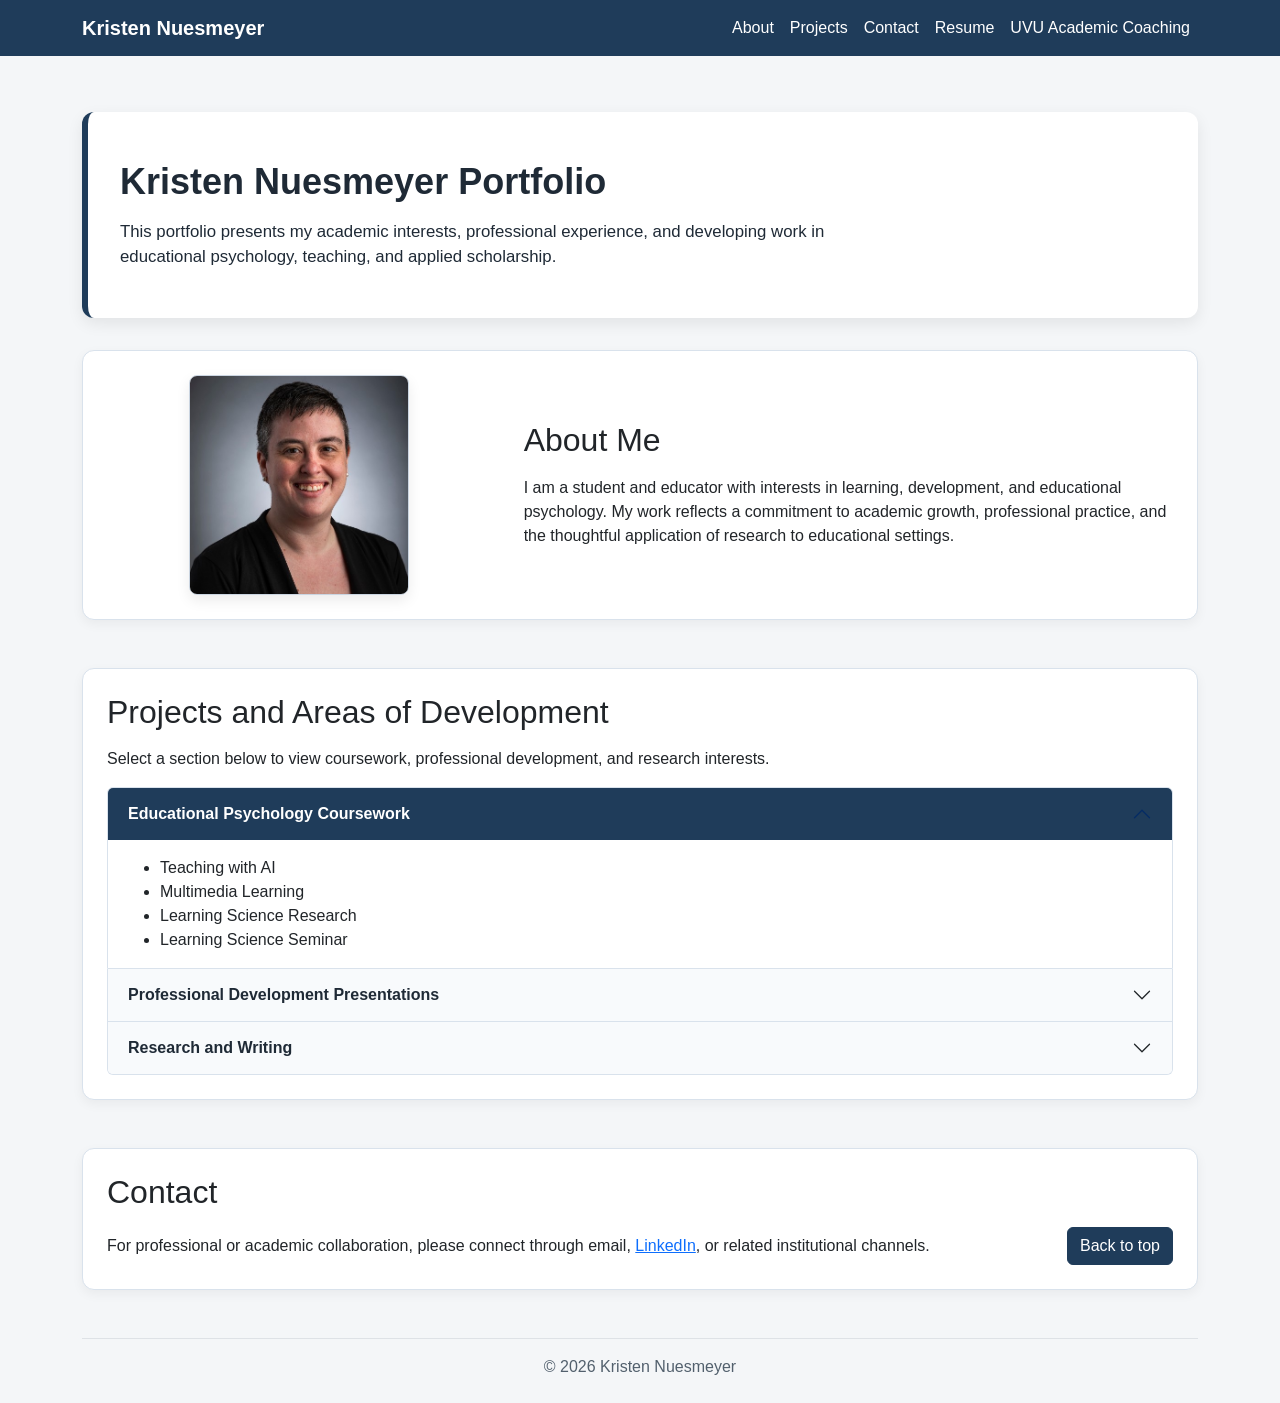
<file: index.html>
<!doctype html>
<html lang="en">
<head>
  <meta charset="utf-8">
  <meta name="viewport" content="width=device-width, initial-scale=1">
  <title>Kristen Nuesmeyer Portfolio</title>

  <link
    href="https://cdn.jsdelivr.net/npm/bootstrap@5.3.8/dist/css/bootstrap.min.css"
    rel="stylesheet"
    integrity="sha384-sRIl4kxILFvY47J16cr9ZwB07vP4J8+LH7qKQnuqkuIAvNWLzeN8tE5YBujZqJLB"
    crossorigin="anonymous"
  >

  <style>
    body {
      background-color: #f4f6f8;
      color: #1f2a36;
      font-family: "Segoe UI", Tahoma, Geneva, Verdana, sans-serif;
    }

    .navbar-custom {
      background-color: #1f3c5a;
    }

    .navbar-custom .navbar-brand,
    .navbar-custom .nav-link {
      color: #ffffff;
    }

    .navbar-custom .nav-link:hover,
    .navbar-custom .nav-link:focus {
      color: #d6e4f0;
    }

    .hero {
      background-color: #ffffff;
      border-left: 6px solid #1f3c5a;
      border-radius: 0.75rem;
      padding: 3rem 2rem;
      margin: 2rem 0;
      box-shadow: 0 0.35rem 1rem rgba(0, 0, 0, 0.08);
      display: flex;
      flex-direction: column;
      justify-content: center;
      gap: 1rem;
    }

    .hero h1 {
      font-size: 2.25rem;
      margin-bottom: 0;
    }

    .hero p {
      font-size: 1.05rem;
      max-width: 760px;
      margin-bottom: 0;
    }

    .section-card {
      border: 1px solid #d9e2ec;
      border-radius: 0.75rem;
      box-shadow: 0 0.25rem 0.75rem rgba(0, 0, 0, 0.05);
    }

    .about-flex {
      display: flex;
      flex-wrap: wrap;
      align-items: center;
      gap: 2rem;
    }

    .about-image {
      flex: 1 1 240px;
      text-align: center;
    }

    .about-content {
      flex: 2 1 360px;
    }

    .profile-image {
      max-width: 220px;
      width: 100%;
      border-radius: 0.5rem;
      border: 1px solid #cbd5e1;
      box-shadow: 0 0.35rem 0.85rem rgba(0, 0, 0, 0.08);
    }

    .accordion-button {
      font-weight: 600;
      color: #1f2a36;
      background-color: #f8fafc;
    }

    .accordion-button:not(.collapsed) {
      color: #ffffff;
      background-color: #1f3c5a;
      box-shadow: none;
    }

    .accordion-button:focus {
      box-shadow: 0 0 0 0.2rem rgba(31, 60, 90, 0.2);
    }

    .accordion-item {
      border: 1px solid #d9e2ec;
    }

    .accordion-body {
      background-color: #ffffff;
    }

    .contact-flex {
      display: flex;
      flex-wrap: wrap;
      justify-content: space-between;
      align-items: center;
      gap: 1rem;
    }

    .btn-academic {
      background-color: #1f3c5a;
      border-color: #1f3c5a;
      color: #ffffff;
    }

    .btn-academic:hover {
      background-color: #163047;
      border-color: #163047;
      color: #ffffff;
    }

    footer {
      color: #52606d;
    }

    @media (max-width: 768px) {
      .hero {
        padding: 2rem 1.5rem;
      }

      .contact-flex {
        flex-direction: column;
        align-items: flex-start;
      }
    }
  </style>
</head>
<body>
  <nav class="navbar navbar-expand-lg navbar-custom sticky-top">
    <div class="container d-flex justify-content-between align-items-center">
      <a class="navbar-brand fw-semibold" href="#top">Kristen Nuesmeyer</a>

      <button
        class="navbar-toggler bg-light"
        type="button"
        data-bs-toggle="collapse"
        data-bs-target="#mainNav"
        aria-controls="mainNav"
        aria-expanded="false"
        aria-label="Toggle navigation"
      >
        <span class="navbar-toggler-icon"></span>
      </button>

      <div class="collapse navbar-collapse justify-content-end" id="mainNav">
        <ul class="navbar-nav">
          <li class="nav-item"><a class="nav-link" href="#about">About</a></li>
          <li class="nav-item"><a class="nav-link" href="#projects">Projects</a></li>
          <li class="nav-item"><a class="nav-link" href="#contact">Contact</a></li>
          <li class="nav-item"><a class="nav-link" href="CV Spring 2026.pdf" target="_blank" rel="noopener noreferrer">Resume</a></li>
          <li class="nav-item">
            <a class="nav-link" href="https://www.uvu.edu/academic-coaching" target="_blank" rel="noopener noreferrer">
              UVU Academic Coaching
            </a>
          </li>
        </ul>
      </div>
    </div>
  </nav>

  <main class="container py-4">
    <header class="hero" id="top">
      <h1 class="fw-bold">Kristen Nuesmeyer Portfolio</h1>
      <p>
        This portfolio presents my academic interests, professional experience,
        and developing work in educational psychology, teaching, and applied scholarship.
      </p>
    </header>

    <section id="about" class="mb-5">
      <div class="card section-card">
        <div class="card-body p-4">
          <div class="about-flex">
            <div class="about-image">
              <img
                src="kristen.jpg"
                alt="Portrait of Kristen Nuesmeyer"
                class="profile-image img-fluid"
              >
            </div>

            <div class="about-content">
              <h2 class="card-title mb-3">About Me</h2>
              <p class="card-text">
                I am a student and educator with interests in learning,
                development, and educational psychology. My work reflects a
                commitment to academic growth, professional practice, and the
                thoughtful application of research to educational settings.
              </p>
            </div>
          </div>
        </div>
      </div>
    </section>

    <section id="projects" class="mb-5">
      <div class="card section-card">
        <div class="card-body p-4">
          <h2 class="card-title mb-3">Projects and Areas of Development</h2>
          <p>
            Select a section below to view coursework, professional development, and research interests.
          </p>

          <div class="accordion" id="portfolioAccordion">
            <div class="accordion-item">
              <h2 class="accordion-header" id="headingCoursework">
                <button
                  class="accordion-button"
                  type="button"
                  data-bs-toggle="collapse"
                  data-bs-target="#collapseCoursework"
                  aria-expanded="true"
                  aria-controls="collapseCoursework"
                >
                  Educational Psychology Coursework
                </button>
              </h2>
              <div
                id="collapseCoursework"
                class="accordion-collapse collapse show"
                aria-labelledby="headingCoursework"
                data-bs-parent="#portfolioAccordion"
              >
                <div class="accordion-body">
                  <ul class="mb-0">
                    <li>Teaching with AI</li>
                    <li>Multimedia Learning</li>
                    <li>Learning Science Research</li>
                    <li>Learning Science Seminar</li>
                  </ul>
                </div>
              </div>
            </div>

            <div class="accordion-item">
              <h2 class="accordion-header" id="headingProfessional">
                <button
                  class="accordion-button collapsed"
                  type="button"
                  data-bs-toggle="collapse"
                  data-bs-target="#collapseProfessional"
                  aria-expanded="false"
                  aria-controls="collapseProfessional"
                >
                  Professional Development Presentations
                </button>
              </h2>
              <div
                id="collapseProfessional"
                class="accordion-collapse collapse"
                aria-labelledby="headingProfessional"
                data-bs-parent="#portfolioAccordion"
              >
                <div class="accordion-body">
                  <ul class="mb-0">
                    <li>UVULead Facilitator</li>
                    <li>Cultural Competency Facilitator</li>
                    <li>ADHD Coach Course Instructor</li>
                  </ul>
                </div>
              </div>
            </div>

            <div class="accordion-item">
              <h2 class="accordion-header" id="headingResearch">
                <button
                  class="accordion-button collapsed"
                  type="button"
                  data-bs-toggle="collapse"
                  data-bs-target="#collapseResearch"
                  aria-expanded="false"
                  aria-controls="collapseResearch"
                >
                  Research and Writing
                </button>
              </h2>
              <div
                id="collapseResearch"
                class="accordion-collapse collapse"
                aria-labelledby="headingResearch"
                data-bs-parent="#portfolioAccordion"
              >
                <div class="accordion-body">
                  <ul class="mb-0">
                    <li>Translating Research into Pedagogy</li>
                    <li>Higher Education Academic At-Risk Students</li>
                  </ul>
                </div>
              </div>
            </div>
          </div>
        </div>
      </div>
    </section>

    <section id="contact" class="mb-5">
      <div class="card section-card">
        <div class="card-body p-4">
          <h2 class="card-title mb-3">Contact</h2>
          <div class="contact-flex">
            <p class="mb-0">
              For professional or academic collaboration, please connect through
              email, <a href="https://www.linkedin.com/in/kristen-nuesmeyer-0757543/" target= "_blank" rel="noopener">LinkedIn</a>, or related institutional channels.
            </p>
            <a href="#top" class="btn btn-academic">Back to top</a>
          </div>
        </div>
      </div>
    </section>

    <footer class="text-center pt-3 border-top">
      <p class="mb-0">© 2026 Kristen Nuesmeyer</p>
    </footer>
  </main>

  <script
    src="https://cdn.jsdelivr.net/npm/bootstrap@5.3.8/dist/js/bootstrap.bundle.min.js"
    integrity="sha384-FKyoEForCGlyvwx9Hj09JcYn3nv7wiPVlz7YYwJrWVcXK/BmnVDxM+D2scQbITxI"
    crossorigin="anonymous"
  ></script>
</body>
</html>
</file>
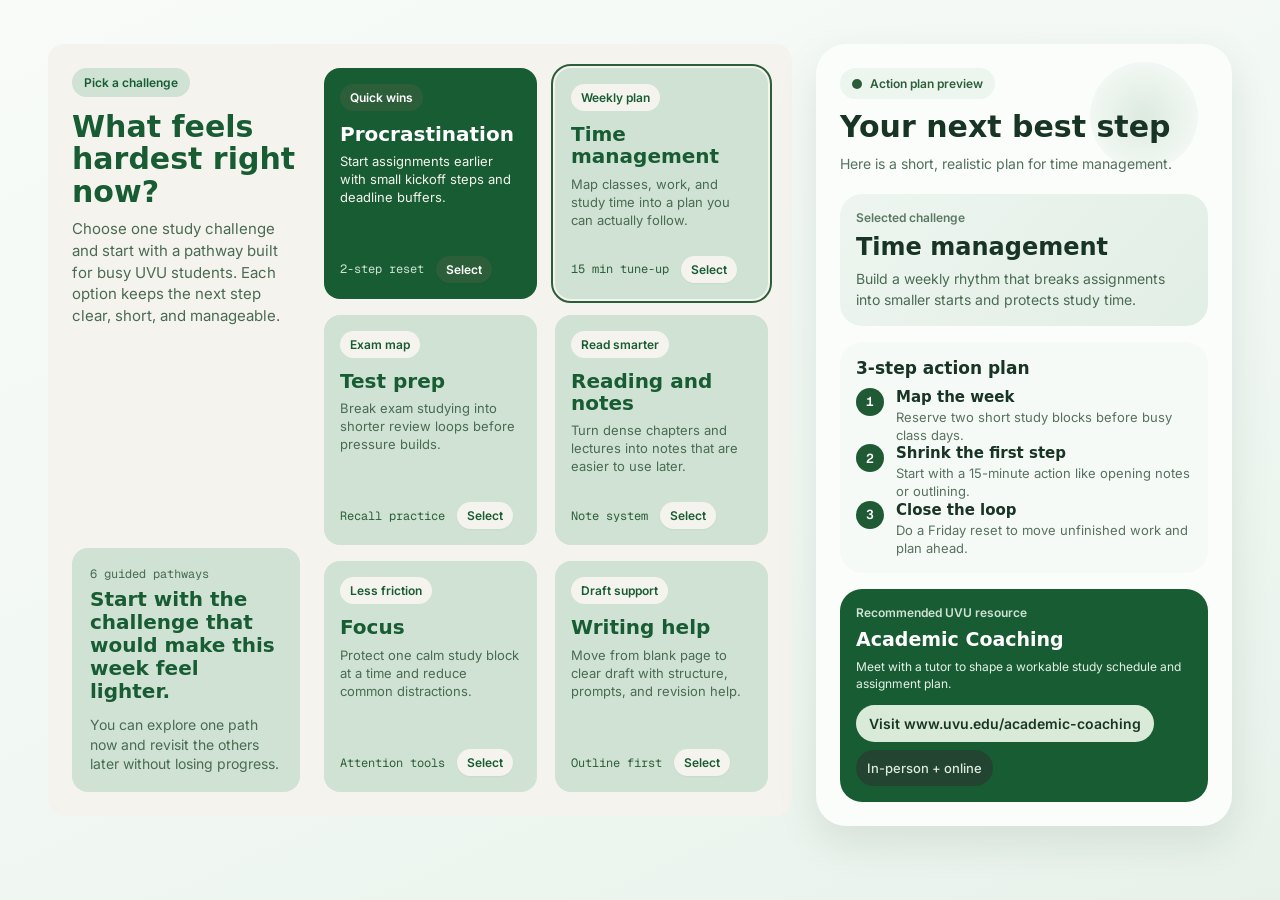
<file: experiments/website-mockup/index.html>
<!DOCTYPE html>
<html lang="en">
<head>
  <meta charset="UTF-8" />
  <meta name="viewport" content="width=device-width, initial-scale=1.0" />
  <title>Study Skills Pathway | UVU</title>
  <link rel="preconnect" href="https://fonts.googleapis.com" />
  <link rel="preconnect" href="https://fonts.gstatic.com" crossorigin />
  <link href="https://fonts.googleapis.com/css2?family=Geist+Mono:wght@400;600&family=Inter:wght@400;500;600&display=swap" rel="stylesheet" />
  <style>
    :root {
      --bg-gradient-start: #f8fbf8;
      --bg-gradient-mid: #f0f7f2;
      --bg-gradient-end: #e7f1ea;
      --surface: #f5f3ee;
      --surface-panel: #fbfdfb;
      --green-900: #185c33;
      --green-800: #2d5e3a;
      --green-700: #4a6b52;
      --green-600: #55715d;
      --green-500: #5a7963;
      --green-400: #58715f;
      --green-300: #cfe2d4;
      --green-200: #d9ead9;
      --green-100: #edf5ef;
      --green-50: #eef5f0;
      --green-25: #e1eee5;
      --green-tint: #e6f0e9;
      --green-chip: #cfe2d4;
      --green-dark-2: #234431;
      --green-dark-3: #173724;
      --green-badge: #1f5a35;
      --text-dark: #183425;
      --white: #ffffff;
      --shadow-soft: 0 16px 40px rgba(20, 59, 34, 0.1);
      --shadow-chip: 0 1px 2px rgba(0, 0, 0, 0.04);
      --radius-lg: 30px;
      --radius-md: 22px;
      --radius-sm: 16px;
      --radius-pill: 9999px;
      --font-display: "Segoe UI", system-ui, sans-serif;
      --font-body: "Inter", system-ui, sans-serif;
      --font-mono: "Geist Mono", "Consolas", monospace;
    }

    * {
      box-sizing: border-box;
      margin: 0;
      padding: 0;
    }

    body {
      min-height: 100vh;
      font-family: var(--font-body);
      color: var(--green-900);
      background: linear-gradient(155deg, var(--bg-gradient-start) 0%, var(--bg-gradient-mid) 60%, var(--bg-gradient-end) 100%);
    }

    .app {
      max-width: 1280px;
      min-height: 860px;
      margin: 0 auto;
      padding: 44px 48px;
      display: grid;
      grid-template-columns: minmax(0, 744px) minmax(320px, 416px);
      gap: 24px;
      align-items: start;
    }

    .content-area {
      background: var(--surface);
      border-radius: var(--radius-sm);
      padding: 24px;
      display: flex;
      flex-direction: column;
      gap: 28px;
      min-height: 772px;
    }

    .challenge-section {
      display: grid;
      grid-template-columns: 228px minmax(0, 1fr);
      gap: 24px;
      flex: 1;
      min-height: 0;
    }

    .intro-rail {
      display: flex;
      flex-direction: column;
      justify-content: space-between;
      gap: 20px;
    }

    .label-group {
      display: flex;
      flex-direction: column;
      gap: 14px;
    }

    .section-chip {
      display: inline-flex;
      align-items: center;
      width: fit-content;
      background: var(--green-300);
      color: var(--green-900);
      border-radius: var(--radius-pill);
      padding: 7px 12px;
      font-size: 12px;
      font-weight: 600;
    }

    .intro-title {
      font-family: var(--font-display);
      font-size: 30px;
      font-weight: 600;
      line-height: 1.08;
      color: var(--green-900);
    }

    .intro-description {
      margin-top: 10px;
      font-size: 15px;
      line-height: 1.45;
      color: var(--green-700);
    }

    .support-tile {
      background: var(--green-300);
      border-radius: var(--radius-sm);
      padding: 18px;
      display: flex;
      flex-direction: column;
      gap: 12px;
    }

    .support-eyebrow {
      font-family: var(--font-mono);
      font-size: 12px;
      color: var(--green-700);
    }

    .support-title {
      margin-top: 6px;
      font-family: var(--font-display);
      font-size: 20px;
      font-weight: 600;
      line-height: 1.15;
      color: var(--green-900);
    }

    .support-note {
      font-size: 14px;
      line-height: 1.4;
      color: var(--green-700);
    }

    .challenge-grid {
      display: flex;
      flex-direction: column;
      gap: 16px;
      min-height: 0;
    }

    .challenge-row {
      display: grid;
      grid-template-columns: repeat(2, minmax(0, 1fr));
      gap: 18px;
      flex: 1;
      min-height: 0;
    }

    .challenge-card {
      border: none;
      border-radius: var(--radius-sm);
      padding: 16px;
      display: flex;
      flex-direction: column;
      justify-content: space-between;
      gap: 14px;
      text-align: left;
      cursor: pointer;
      transition: transform 0.15s ease, box-shadow 0.15s ease;
      min-height: 180px;
      background: var(--green-300);
      color: var(--green-900);
      font-family: inherit;
    }

    .challenge-card:hover {
      transform: translateY(-2px);
      box-shadow: var(--shadow-chip);
    }

    .challenge-card.is-featured {
      background: var(--green-900);
      color: var(--white);
    }

    .challenge-card.is-selected {
      outline: 2px solid var(--green-800);
      outline-offset: 2px;
    }

    .challenge-card.is-featured.is-selected {
      outline-color: var(--green-300);
    }

    .card-chip {
      display: inline-flex;
      width: fit-content;
      border-radius: var(--radius-pill);
      padding: 6px 10px;
      font-size: 12px;
      font-weight: 600;
      background: var(--surface);
      color: var(--green-900);
    }

    .challenge-card.is-featured .card-chip {
      background: var(--green-800);
      color: var(--white);
    }

    .card-title {
      margin-top: 12px;
      font-family: var(--font-display);
      font-size: 20px;
      font-weight: 600;
      line-height: 1.12;
    }

    .card-description {
      margin-top: 8px;
      font-size: 13px;
      line-height: 1.38;
      color: var(--green-700);
    }

    .challenge-card.is-featured .card-description {
      color: var(--surface);
    }

    .card-footer {
      display: flex;
      align-items: center;
      justify-content: space-between;
      gap: 12px;
    }

    .card-meta {
      font-family: var(--font-mono);
      font-size: 12px;
      color: var(--green-800);
    }

    .challenge-card.is-featured .card-meta {
      color: var(--green-300);
    }

    .card-action {
      display: inline-flex;
      align-items: center;
      border-radius: var(--radius-pill);
      padding: 6px 10px;
      font-size: 12px;
      font-weight: 600;
      background: var(--surface);
      color: var(--green-900);
      box-shadow: var(--shadow-chip);
    }

    .challenge-card.is-featured .card-action {
      background: var(--green-800);
      color: var(--white);
    }

    .result-panel {
      position: relative;
      background: var(--surface-panel);
      border-radius: var(--radius-lg);
      box-shadow: var(--shadow-soft);
      padding: 24px;
      display: flex;
      flex-direction: column;
      gap: 16px;
      min-height: 772px;
      overflow: hidden;
    }

    .accent-orb {
      position: absolute;
      top: 18px;
      right: 34px;
      width: 108px;
      height: 108px;
      border-radius: 50%;
      background: radial-gradient(circle, rgba(111, 168, 126, 0.22) 0%, rgba(111, 168, 126, 0) 100%);
      pointer-events: none;
    }

    .result-hero {
      display: flex;
      flex-direction: column;
      gap: 10px;
      padding-bottom: 4px;
      position: relative;
      z-index: 1;
    }

    .resource-chip {
      display: inline-flex;
      align-items: center;
      gap: 8px;
      width: fit-content;
      background: var(--green-100);
      border-radius: var(--radius-pill);
      padding: 8px 12px;
      font-size: 12px;
      font-weight: 600;
      color: var(--green-800);
    }

    .resource-chip-dot {
      width: 10px;
      height: 10px;
      border-radius: 50%;
      background: var(--green-800);
    }

    .panel-title {
      font-family: var(--font-display);
      font-size: 30px;
      font-weight: 600;
      color: var(--text-dark);
    }

    .panel-intro {
      font-size: 14px;
      line-height: 1.45;
      color: var(--green-600);
    }

    .selected-challenge {
      background: linear-gradient(135deg, var(--green-50) 0%, var(--green-25) 100%);
      border-radius: var(--radius-md);
      padding: 16px;
      display: flex;
      flex-direction: column;
      gap: 8px;
    }

    .selected-label {
      font-size: 12px;
      font-weight: 600;
      color: var(--green-500);
    }

    .selected-title {
      font-family: var(--font-display);
      font-size: 24px;
      font-weight: 600;
      color: var(--text-dark);
    }

    .selected-summary {
      font-size: 14px;
      line-height: 1.45;
      color: var(--green-700);
    }

    .action-steps {
      background: #f6faf7;
      border-radius: var(--radius-md);
      padding: 16px;
      display: flex;
      flex-direction: column;
      gap: 10px;
    }

    .steps-title {
      font-family: var(--font-display);
      font-size: 17px;
      font-weight: 600;
      color: var(--text-dark);
    }

    .step-line {
      display: flex;
      gap: 12px;
      align-items: flex-start;
    }

    .step-badge {
      width: 28px;
      height: 28px;
      border-radius: 50%;
      background: var(--green-badge);
      color: var(--white);
      display: grid;
      place-items: center;
      font-family: var(--font-mono);
      font-size: 13px;
      font-weight: 600;
      flex-shrink: 0;
    }

    .step-copy {
      display: flex;
      flex-direction: column;
      gap: 2px;
      min-width: 0;
    }

    .step-title {
      font-family: var(--font-display);
      font-size: 15px;
      font-weight: 600;
      color: var(--text-dark);
    }

    .step-body {
      font-size: 13px;
      line-height: 1.4;
      color: var(--green-400);
    }

    .resource-section {
      margin-top: auto;
      background: var(--green-900);
      border-radius: var(--radius-md);
      padding: 16px;
      display: flex;
      flex-direction: column;
      gap: 8px;
    }

    .resource-label {
      font-size: 12px;
      font-weight: 600;
      color: var(--green-chip);
    }

    .resource-title {
      font-family: var(--font-display);
      font-size: 19px;
      font-weight: 600;
      color: var(--white);
    }

    .resource-body {
      font-size: 12px;
      line-height: 1.45;
      color: var(--green-tint);
    }

    .resource-actions {
      display: flex;
      flex-wrap: wrap;
      gap: 8px;
      margin-top: 4px;
    }

    .visit-button {
      display: inline-flex;
      align-items: center;
      justify-content: center;
      border: none;
      border-radius: var(--radius-pill);
      padding: 10px 13px;
      background: var(--green-200);
      color: var(--green-dark-3);
      font-family: inherit;
      font-size: 14px;
      font-weight: 600;
      text-decoration: none;
      cursor: pointer;
    }

    .visit-button:hover {
      filter: brightness(0.97);
    }

    .secondary-tag {
      display: inline-flex;
      align-items: center;
      justify-content: center;
      border-radius: var(--radius-pill);
      padding: 10px 11px;
      background: var(--green-dark-2);
      color: #ddeade;
      font-size: 13px;
      font-weight: 500;
    }

    @media (max-width: 1100px) {
      .app {
        grid-template-columns: 1fr;
        padding: 24px;
        min-height: auto;
      }

      .content-area,
      .result-panel {
        min-height: auto;
      }

      .challenge-section {
        grid-template-columns: 1fr;
      }

      .intro-rail {
        gap: 24px;
      }
    }

    @media (max-width: 720px) {
      .challenge-row {
        grid-template-columns: 1fr;
      }

      .intro-title,
      .panel-title {
        font-size: 26px;
      }
    }
  </style>
</head>
<body>
  <main class="app">
    <section class="content-area" aria-labelledby="intro-title">
      <div class="challenge-section">
        <aside class="intro-rail">
          <div class="label-group">
            <span class="section-chip">Pick a challenge</span>
            <div>
              <h1 class="intro-title" id="intro-title">What feels hardest right now?</h1>
              <p class="intro-description">
                Choose one study challenge and start with a pathway built for busy UVU students.
                Each option keeps the next step clear, short, and manageable.
              </p>
            </div>
          </div>

          <div class="support-tile">
            <div>
              <p class="support-eyebrow">6 guided pathways</p>
              <p class="support-title">Start with the challenge that would make this week feel lighter.</p>
            </div>
            <p class="support-note">
              You can explore one path now and revisit the others later without losing progress.
            </p>
          </div>
        </aside>

        <div class="challenge-grid" id="challenge-grid" role="listbox" aria-label="Study challenges"></div>
      </div>
    </section>

    <aside class="result-panel" aria-live="polite">
      <div class="accent-orb" aria-hidden="true"></div>

      <div class="result-hero">
        <div class="resource-chip">
          <span class="resource-chip-dot" aria-hidden="true"></span>
          <span>Action plan preview</span>
        </div>
        <h2 class="panel-title">Your next best step</h2>
        <p class="panel-intro" id="panel-intro">
          Choose a challenge to see a short, realistic plan. This sample shows the response state.
        </p>
      </div>

      <section class="selected-challenge">
        <p class="selected-label">Selected challenge</p>
        <h3 class="selected-title" id="selected-title">Time management</h3>
        <p class="selected-summary" id="selected-summary">
          Build a weekly rhythm that breaks assignments into smaller starts and protects study time.
        </p>
      </section>

      <section class="action-steps">
        <h4 class="steps-title" id="steps-title">3-step action plan</h4>
        <div id="steps-list"></div>
      </section>

      <section class="resource-section">
        <p class="resource-label">Recommended UVU resource</p>
        <h4 class="resource-title" id="resource-title">Academic Tutoring</h4>
        <p class="resource-body" id="resource-body">
          Meet with a tutor to shape a workable study schedule and assignment plan.
        </p>
        <div class="resource-actions">
          <a class="visit-button" id="resource-link" href="https://tutoring.uvu.edu" target="_blank" rel="noopener noreferrer">
            Visit tutoring.uvu.edu
          </a>
          <span class="secondary-tag" id="resource-tag">In-person + online</span>
        </div>
      </section>
    </aside>
  </main>

  <script>
    const challenges = [
      {
        id: "procrastination",
        featured: true,
        chip: "Quick wins",
        title: "Procrastination",
        description: "Start assignments earlier with small kickoff steps and deadline buffers.",
        meta: "2-step reset",
        summary: "Break the delay cycle with tiny starts, visible deadlines, and a quick reset when momentum slips.",
        stepsTitle: "2-step action plan",
        steps: [
          {
            title: "Name the first 10 minutes",
            body: "Write one tiny start like opening the doc, listing three bullets, or reading one page."
          },
          {
            title: "Set a visible buffer",
            body: "Put the real due date on your calendar two days early so you have room to finish calmly."
          }
        ],
        resource: {
          title: "Student Success",
          body: "Talk with a coach about accountability plans and realistic start habits for busy weeks.",
          url: "https://www.uvu.edu/academic-coaching/",
          linkLabel: "Visit Academic Coaching.uvu.edu",
          tag: "Coaching support"
        }
      },
      {
        id: "time-management",
        featured: false,
        chip: "Weekly plan",
        title: "Time management",
        description: "Map classes, work, and study time into a plan you can actually follow.",
        meta: "15 min tune-up",
        summary: "Build a weekly rhythm that breaks assignments into smaller starts and protects study time.",
        stepsTitle: "3-step action plan",
        steps: [
          {
            title: "Map the week",
            body: "Reserve two short study blocks before busy class days."
          },
          {
            title: "Shrink the first step",
            body: "Start with a 15-minute action like opening notes or outlining."
          },
          {
            title: "Close the loop",
            body: "Do a Friday reset to move unfinished work and plan ahead."
          }
        ],
        resource: {
          title: "Academic Coaching",
          body: "Meet with a tutor to shape a workable study schedule and assignment plan.",
          url: "https://www.uvu.edu/academic-coaching/",
          linkLabel: "Visit www.uvu.edu/academic-coaching",
          tag: "In-person + online"
        }
      },
      {
        id: "test-prep",
        featured: false,
        chip: "Exam map",
        title: "Test prep",
        description: "Break exam studying into shorter review loops before pressure builds.",
        meta: "Recall practice",
        summary: "Turn exam prep into short recall loops so review feels steady instead of last-minute.",
        stepsTitle: "3-step action plan",
        steps: [
          {
            title: "List what the exam covers",
            body: "Pull topics from the syllabus, study guide, and recent lectures into one page."
          },
          {
            title: "Schedule recall reps",
            body: "Use 20-minute sessions with flashcards, practice questions, or teach-back notes."
          },
          {
            title: "Check gaps early",
            body: "Mark weak spots after each session and review them before the next study block."
          }
        ],
        resource: {
          title: "Testing Services",
          body: "Use campus testing resources and prep support to reduce uncertainty before exam day.",
          url: "https://www.uvu.edu/academic-coaching/",
          linkLabel: "Visit www.uvu.edu/academic-coaching",
          tag: "Exam support"
        }
      },
      {
        id: "reading-notes",
        featured: false,
        chip: "Read smarter",
        title: "Reading and notes",
        description: "Turn dense chapters and lectures into notes that are easier to use later.",
        meta: "Note system",
        summary: "Capture readings and lectures in a simple note system you can reuse when assignments start.",
        stepsTitle: "3-step action plan",
        steps: [
          {
            title: "Preview before you read",
            body: "Scan headings, summaries, and bold terms to know what matters before diving in."
          },
          {
            title: "Capture in three buckets",
            body: "Sort notes into key ideas, examples, and questions you still need answered."
          },
          {
            title: "Review within 24 hours",
            body: "Rewrite the top takeaways in your own words while the material is still fresh."
          }
        ],
        resource: {
          title: "Academic Coaching",
          body: "Get help refining note strategies for textbooks, articles, and lecture-heavy courses.",
          url: "https://www.uvu.edu/academic-coaching/",
          linkLabel: "Visit www.uvu.edu/academic-coaching",
          tag: "Study strategies"
        }
      },
      {
        id: "focus",
        featured: false,
        chip: "Less friction",
        title: "Focus",
        description: "Protect one calm study block at a time and reduce common distractions.",
        meta: "Attention tools",
        summary: "Create one protected focus block by lowering friction before you sit down to work.",
        stepsTitle: "3-step action plan",
        steps: [
          {
            title: "Choose one block",
            body: "Pick a single 25- to 45-minute window and treat it as non-negotiable study time."
          },
          {
            title: "Remove friction first",
            body: "Silence notifications, open only the files you need, and keep water/snacks nearby."
          },
          {
            title: "End with a restart note",
            body: "Write the next tiny action so it is easy to begin again in the following session."
          }
        ],
        resource: {
          title: "Mental Health Services",
          body: "Access support if stress, anxiety, or overload is making sustained focus difficult.",
          url: "https://www.uvu.edu/studenthealth/",
          linkLabel: "Visit studenthealth.uvu.edu",
          tag: "Wellness support"
        }
      },
      {
        id: "writing-help",
        featured: false,
        chip: "Draft support",
        title: "Writing help",
        description: "Move from blank page to clear draft with structure, prompts, and revision help.",
        meta: "Outline first",
        summary: "Move from blank page to draft by outlining first, writing in passes, and revising with a checklist.",
        stepsTitle: "3-step action plan",
        steps: [
          {
            title: "Outline the argument",
            body: "List your claim, three supporting points, and the evidence each point needs."
          },
          {
            title: "Draft without polishing",
            body: "Write one rough section at a time and leave grammar fixes for later."
          },
          {
            title: "Revise with a checklist",
            body: "Check clarity, citations, and whether each paragraph supports the main claim."
          }
        ],
        resource: {
          title: "Writing Center",
          body: "Book a consultation for feedback on outlines, drafts, and revision plans.",
          url: "https://www.uvu.edu/writingcenter/",
          linkLabel: "Visit writingcenter.uvu.edu",
          tag: "Draft feedback"
        }
      }
    ];

    const grid = document.getElementById("challenge-grid");
    const panelIntro = document.getElementById("panel-intro");
    const selectedTitle = document.getElementById("selected-title");
    const selectedSummary = document.getElementById("selected-summary");
    const stepsTitle = document.getElementById("steps-title");
    const stepsList = document.getElementById("steps-list");
    const resourceTitle = document.getElementById("resource-title");
    const resourceBody = document.getElementById("resource-body");
    const resourceLink = document.getElementById("resource-link");
    const resourceTag = document.getElementById("resource-tag");

    let selectedId = "time-management";

    function renderSteps(steps) {
      stepsList.innerHTML = steps
        .map(
          (step, index) => `
            <div class="step-line">
              <div class="step-badge" aria-hidden="true">${index + 1}</div>
              <div class="step-copy">
                <p class="step-title">${step.title}</p>
                <p class="step-body">${step.body}</p>
              </div>
            </div>
          `
        )
        .join("");
    }

    function updatePanel(challenge) {
      panelIntro.textContent = `Here is a short, realistic plan for ${challenge.title.toLowerCase()}.`;
      selectedTitle.textContent = challenge.title;
      selectedSummary.textContent = challenge.summary;
      stepsTitle.textContent = challenge.stepsTitle;
      renderSteps(challenge.steps);
      resourceTitle.textContent = challenge.resource.title;
      resourceBody.textContent = challenge.resource.body;
      resourceLink.href = challenge.resource.url;
      resourceLink.textContent = challenge.resource.linkLabel;
      resourceTag.textContent = challenge.resource.tag;
    }

    function renderCards() {
      const rows = [
        challenges.slice(0, 2),
        challenges.slice(2, 4),
        challenges.slice(4, 6)
      ];

      grid.innerHTML = rows
        .map(
          (row) => `
            <div class="challenge-row">
              ${row
                .map(
                  (challenge) => `
                    <button
                      type="button"
                      class="challenge-card${challenge.featured ? " is-featured" : ""}${challenge.id === selectedId ? " is-selected" : ""}"
                      data-id="${challenge.id}"
                      role="option"
                      aria-selected="${challenge.id === selectedId}"
                    >
                      <div>
                        <span class="card-chip">${challenge.chip}</span>
                        <p class="card-title">${challenge.title}</p>
                        <p class="card-description">${challenge.description}</p>
                      </div>
                      <div class="card-footer">
                        <span class="card-meta">${challenge.meta}</span>
                        <span class="card-action">Select</span>
                      </div>
                    </button>
                  `
                )
                .join("")}
            </div>
          `
        )
        .join("");

      grid.querySelectorAll(".challenge-card").forEach((card) => {
        card.addEventListener("click", () => {
          selectedId = card.dataset.id;
          const challenge = challenges.find((item) => item.id === selectedId);
          renderCards();
          updatePanel(challenge);
        });
      });
    }

    renderCards();
    updatePanel(challenges.find((item) => item.id === selectedId));
  </script>
</body>
</html>
</file>
